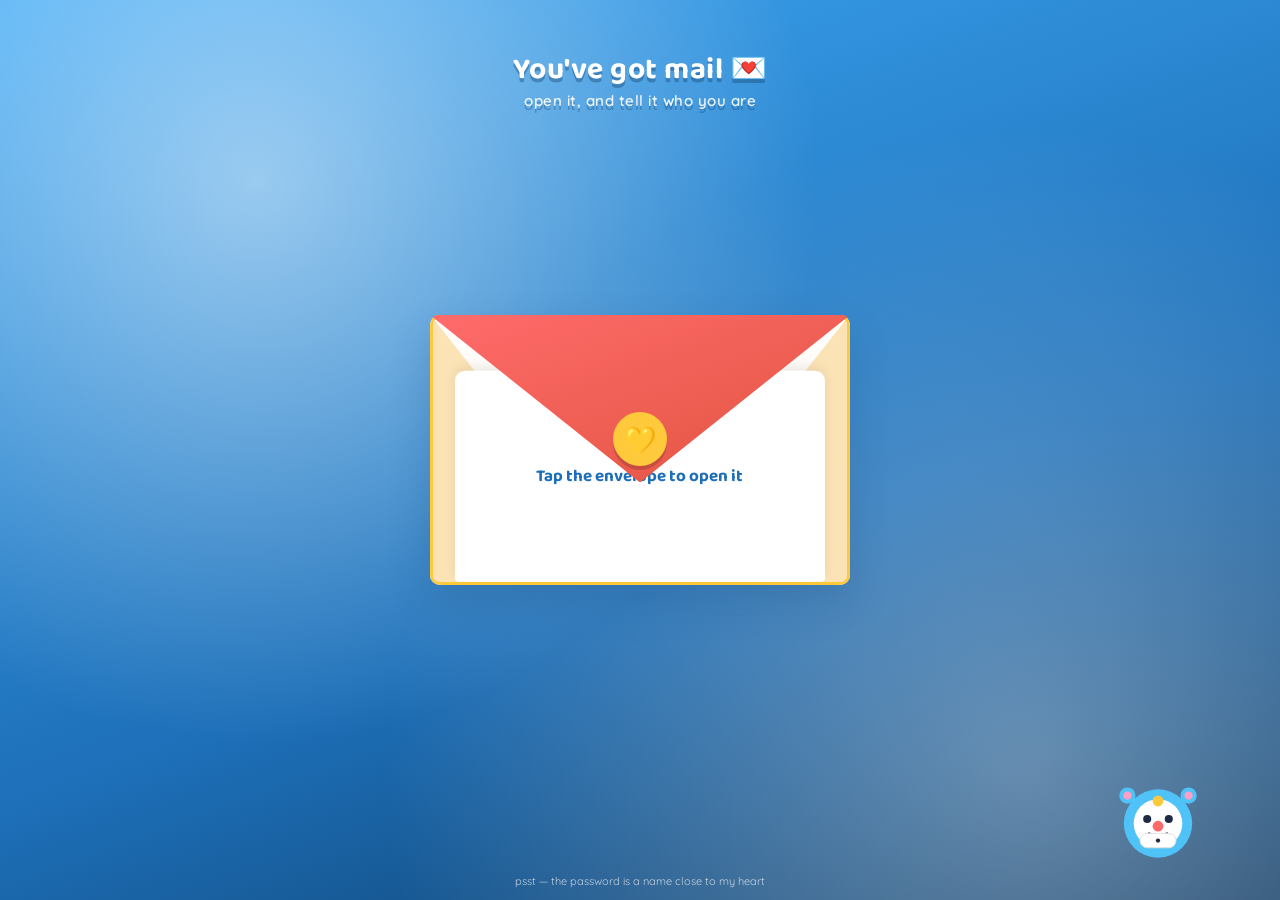
<file: index.html>
<!DOCTYPE html>
<html lang="en">
<head>
<meta charset="UTF-8">
<meta name="viewport" content="width=device-width, initial-scale=1.0">
<title>A Little Envelope For You</title>
<link rel="stylesheet" href="style.css">
<link rel="stylesheet" href="envelope.css">
</head>
<body>

<main class="gate">
  <div class="gate__clouds" aria-hidden="true">
    <span></span><span></span><span></span><span></span>
  </div>

  <h1 class="gate__title">
    You've got mail 💌
    <small>open it, and tell it who you are</small>
  </h1>

  <div class="envelope-wrap">
    <div class="envelope" id="envelope">
      <div class="envelope__body">
        <div class="envelope__pocket-left"></div>
        <div class="envelope__pocket-right"></div>
      </div>

      <div class="envelope__letter">
        <div class="envelope__idle">
          <p class="envelope__hint">Tap the envelope to open it</p>
        </div>

        <form class="password-form" id="passwordForm" autocomplete="off">
          <p class="envelope__hint">Who's opening this?</p>
          <p class="envelope__prompt">Type your name to unlock it</p>
          <input
            type="text"
            id="passwordInput"
            placeholder="your name..."
            aria-label="Enter your name to unlock"
          >
          <button type="submit">Unlock</button>
          <p class="password-error" id="passwordError" role="alert"></p>
        </form>
      </div>

      <div class="envelope__seal" aria-hidden="true">💛</div>
      <div class="envelope__flap"></div>
    </div>
  </div>

  <!-- Gadget-cat buddy peeking in, original mascot (not a reproduction of any copyrighted character) -->
  <svg class="gate__buddy" viewBox="0 0 100 100" aria-hidden="true">
    <circle cx="50" cy="55" r="38" fill="#4FC3F7"/>
    <circle cx="50" cy="55" r="27" fill="#FFFFFF"/>
    <circle cx="38" cy="50" r="4.5" fill="#1F2A44"/>
    <circle cx="62" cy="50" r="4.5" fill="#1F2A44"/>
    <circle cx="50" cy="58" r="6" fill="#FF6B6B"/>
    <path d="M40 66 Q50 74 60 66" stroke="#1F2A44" stroke-width="2.5" fill="none" stroke-linecap="round"/>
    <rect x="30" y="66" width="40" height="16" rx="8" fill="#FFFFFF" stroke="#DDD" stroke-width="1"/>
    <circle cx="50" cy="74" r="2.4" fill="#1F2A44"/>
    <circle cx="16" cy="24" r="9" fill="#4FC3F7"/>
    <circle cx="84" cy="24" r="9" fill="#4FC3F7"/>
    <circle cx="16" cy="24" r="4.5" fill="#FF9EC7"/>
    <circle cx="84" cy="24" r="4.5" fill="#FF9EC7"/>
    <circle cx="50" cy="30" r="6" fill="#FFC93C"/>
  </svg>

  <p style="position:absolute;bottom:12px;left:50%;transform:translateX(-50%);color:rgba(255,255,255,0.7);font-size:11px;z-index:4;">
    psst — the password is a name close to my heart
  </p>
</main>

<div class="gate-transition" id="gateTransition">Opening your surprise...</div>

<script src="password.js"></script>
</body>
</html>
</file>
<file: style.css>
/* ==========================================================================
   style.css — Global tokens, reset, typography
   Theme: "Anywhere Door" — a blue-and-gold gadget-cat scrapbook
   ========================================================================== */

@import url('https://fonts.googleapis.com/css2?family=Baloo+2:wght@500;700;800&family=Quicksand:wght@400;500;600;700&display=swap');

:root {
  /* Color tokens */
  --sky:          #3FA9F5;
  --sky-deep:     #1D6FB8;
  --sky-dark:     #0E3A63;
  --cream:        #FFF9EE;
  --gold:         #FFC93C;
  --coral:        #FF6B6B;
  --blush:        #FF9EC7;
  --ink:          #1F2A44;
  --white:        #FFFFFF;
  --pin-red:      #E4432A;

  /* Type */
  --font-display: 'Baloo 2', system-ui, sans-serif;
  --font-body:    'Quicksand', system-ui, sans-serif;

  /* Layout */
  --radius-lg: 28px;
  --radius-md: 18px;
  --radius-sm: 10px;
  --shadow-soft: 0 18px 40px rgba(14, 58, 99, 0.18);
  --shadow-pop:  0 10px 0 rgba(0,0,0,0.12);
}

* { box-sizing: border-box; }

html {
  scroll-behavior: smooth;
}

body {
  margin: 0;
  font-family: var(--font-body);
  color: var(--ink);
  background: var(--cream);
  overflow-x: hidden;
  -webkit-font-smoothing: antialiased;
}

h1, h2, h3, .display {
  font-family: var(--font-display);
  margin: 0;
  line-height: 1.1;
}

p { margin: 0; }

button {
  font-family: var(--font-body);
  cursor: pointer;
  border: none;
  background: none;
}

img { max-width: 100%; display: block; }

::selection {
  background: var(--gold);
  color: var(--ink);
}

/* Reduced motion respect */
@media (prefers-reduced-motion: reduce) {
  *, *::before, *::after {
    animation-duration: 0.01ms !important;
    animation-iteration-count: 1 !important;
    transition-duration: 0.01ms !important;
    scroll-behavior: auto !important;
  }
}

/* Utility */
.visually-hidden {
  position: absolute !important;
  width: 1px; height: 1px;
  overflow: hidden;
  clip: rect(0 0 0 0);
  white-space: nowrap;
}

/* Focus visibility for accessibility */
a:focus-visible,
button:focus-visible,
input:focus-visible {
  outline: 3px solid var(--gold);
  outline-offset: 3px;
  border-radius: 6px;
}

/* Floating music toggle, shared between pages */
.music-toggle {
  position: fixed;
  bottom: 22px;
  right: 22px;
  width: 56px;
  height: 56px;
  border-radius: 50%;
  background: var(--white);
  box-shadow: var(--shadow-soft);
  display: flex;
  align-items: center;
  justify-content: center;
  font-size: 22px;
  z-index: 500;
  transition: transform 0.25s ease;
}
.music-toggle:hover { transform: scale(1.08) rotate(-6deg); }
.music-toggle.playing { animation: musicPulse 1.6s ease-in-out infinite; }

@keyframes musicPulse {
  0%, 100% { box-shadow: 0 0 0 0 rgba(63,169,245,0.45), var(--shadow-soft); }
  50% { box-shadow: 0 0 0 14px rgba(63,169,245,0), var(--shadow-soft); }
}
</file>
<file: envelope.css>
/* ==========================================================================
   envelope.css — Landing "envelope" gate
   ========================================================================== */

.gate {
  position: relative;
  min-height: 100vh;
  display: flex;
  align-items: center;
  justify-content: center;
  background:
    radial-gradient(circle at 20% 20%, rgba(255,255,255,0.5), transparent 45%),
    radial-gradient(circle at 80% 85%, rgba(255,255,255,0.35), transparent 50%),
    linear-gradient(160deg, var(--sky) 0%, var(--sky-deep) 60%, var(--sky-dark) 100%);
  overflow: hidden;
  padding: 24px;
}

.gate__clouds span {
  position: absolute;
  background: rgba(255,255,255,0.55);
  border-radius: 50%;
  filter: blur(1px);
  opacity: 0.8;
  animation: driftCloud linear infinite;
}
.gate__clouds span:nth-child(1){ width:140px;height:50px; top:10%; left:-20%; animation-duration:38s; }
.gate__clouds span:nth-child(2){ width:90px;height:36px; top:24%; left:-30%; animation-duration:28s; animation-delay:-8s; }
.gate__clouds span:nth-child(3){ width:180px;height:60px; top:65%; left:-25%; animation-duration:46s; animation-delay:-20s; }
.gate__clouds span:nth-child(4){ width:110px;height:42px; top:80%; left:-15%; animation-duration:33s; animation-delay:-5s; }

@keyframes driftCloud {
  from { transform: translateX(0); }
  to   { transform: translateX(140vw); }
}

.gate__title {
  position: absolute;
  top: 6%;
  left: 50%;
  transform: translateX(-50%);
  color: var(--white);
  text-align: center;
  text-shadow: 0 4px 0 rgba(14,58,99,0.35);
  font-size: clamp(20px, 3.6vw, 30px);
  letter-spacing: 0.5px;
  z-index: 3;
}

.gate__title small {
  display: block;
  font-family: var(--font-body);
  font-weight: 600;
  font-size: 0.5em;
  margin-top: 6px;
  opacity: 0.9;
}

/* Envelope */
.envelope-wrap {
  position: relative;
  z-index: 4;
  perspective: 1400px;
}

.envelope {
  position: relative;
  width: min(86vw, 420px);
  height: min(58vw, 270px);
  background: var(--white);
  border-radius: var(--radius-sm);
  box-shadow: var(--shadow-soft);
  cursor: pointer;
  transition: transform 0.35s ease;
}

.envelope:hover { transform: translateY(-4px); }
.envelope:active { transform: translateY(0); }

.envelope__body {
  position: absolute;
  inset: 0;
  border-radius: var(--radius-sm);
  background: linear-gradient(180deg, #FFFFFF 0%, #FDEFD8 100%);
  overflow: hidden;
  border: 3px solid var(--gold);
}

.envelope__pocket-left,
.envelope__pocket-right {
  position: absolute;
  bottom: 0;
  width: 50%;
  height: 100%;
  background: #FCE3B6;
  clip-path: polygon(0 100%, 0 0, 100% 100%);
}
.envelope__pocket-left { left: 0; }
.envelope__pocket-right { right: 0; transform: scaleX(-1); }

.envelope__flap {
  position: absolute;
  top: 0; left: 0;
  width: 100%; height: 62%;
  background: linear-gradient(160deg, var(--coral) 0%, #E1543F 100%);
  clip-path: polygon(0 0, 100% 0, 50% 100%);
  transform-origin: top center;
  transform: rotateX(0deg);
  transition: transform 0.9s cubic-bezier(.6,-0.28,.53,1.35);
  z-index: 3;
  border-radius: 8px 8px 0 0;
}
.envelope.open .envelope__flap {
  transform: rotateX(180deg);
  z-index: 1;
}

.envelope__seal {
  position: absolute;
  top: 46%;
  left: 50%;
  width: 54px;
  height: 54px;
  transform: translate(-50%, -50%);
  background: var(--gold);
  border-radius: 50%;
  z-index: 4;
  display: flex;
  align-items: center;
  justify-content: center;
  font-size: 26px;
  box-shadow: 0 4px 0 rgba(0,0,0,0.15);
  transition: opacity 0.3s ease, transform 0.3s ease;
}
.envelope.open .envelope__seal {
  opacity: 0;
  transform: translate(-50%, -50%) scale(0.4);
}

.envelope__letter {
  position: absolute;
  left: 6%;
  bottom: 6%;
  width: 88%;
  height: 78%;
  background: var(--white);
  border-radius: 10px 10px 4px 4px;
  box-shadow: 0 -4px 12px rgba(0,0,0,0.08);
  transform: translateY(6%);
  transition: transform 0.7s cubic-bezier(.2,.9,.3,1.2) 0.35s;
  z-index: 2;
  display: flex;
  flex-direction: column;
  align-items: center;
  justify-content: center;
  padding: 18px;
  text-align: center;
  gap: 10px;
}
.envelope.open .envelope__letter {
  transform: translateY(-58%);
  z-index: 4;
}

.envelope__hint {
  font-family: var(--font-display);
  font-weight: 700;
  color: var(--sky-deep);
  font-size: clamp(14px, 2.6vw, 17px);
}

.envelope__prompt {
  font-size: 12.5px;
  color: #7a7a7a;
}

.password-form {
  display: none;
  gap: 8px;
  width: 100%;
  flex-direction: column;
  align-items: center;
}
.envelope.open .password-form { display: flex; }
.envelope.open .envelope__idle { display: none; }

.password-form input {
  width: 100%;
  max-width: 240px;
  padding: 10px 14px;
  border-radius: 999px;
  border: 2px solid #FFD98A;
  text-align: center;
  font-family: var(--font-body);
  font-weight: 600;
  font-size: 15px;
  color: var(--ink);
  background: #FFFBF2;
  transition: border-color 0.2s ease;
}
.password-form input:focus { border-color: var(--sky); outline: none; }

.password-form button {
  padding: 9px 26px;
  border-radius: 999px;
  background: var(--sky-deep);
  color: var(--white);
  font-weight: 700;
  font-family: var(--font-display);
  letter-spacing: 0.4px;
  box-shadow: 0 5px 0 var(--sky-dark);
  transition: transform 0.15s ease, box-shadow 0.15s ease;
}
.password-form button:hover { transform: translateY(-1px); }
.password-form button:active {
  transform: translateY(3px);
  box-shadow: 0 2px 0 var(--sky-dark);
}

.password-error {
  min-height: 16px;
  font-size: 12px;
  font-weight: 700;
  color: var(--coral);
}

/* Little floating gadget-cat peeking beside the envelope */
.gate__buddy {
  position: absolute;
  bottom: 4%;
  right: 6%;
  width: 90px;
  z-index: 3;
  animation: buddyBob 3.2s ease-in-out infinite;
}
@keyframes buddyBob {
  0%,100% { transform: translateY(0) rotate(-2deg); }
  50% { transform: translateY(-10px) rotate(2deg); }
}

@media (max-width: 480px) {
  .gate__buddy { width: 64px; right: 4%; bottom: 2%; }
}

/* Transition-out overlay when password is correct */
.gate-transition {
  position: fixed;
  inset: 0;
  background: var(--sky-deep);
  z-index: 999;
  transform: scaleY(0);
  transform-origin: bottom;
  display: flex;
  align-items: center;
  justify-content: center;
  color: var(--white);
  font-family: var(--font-display);
  font-size: clamp(20px, 4vw, 30px);
}
.gate-transition.run {
  animation: unroll 1.1s cubic-bezier(.7,0,.2,1) forwards;
}
@keyframes unroll {
  0% { transform: scaleY(0); }
  60% { transform: scaleY(1); }
  100% { transform: scaleY(1); }
}
</file>
